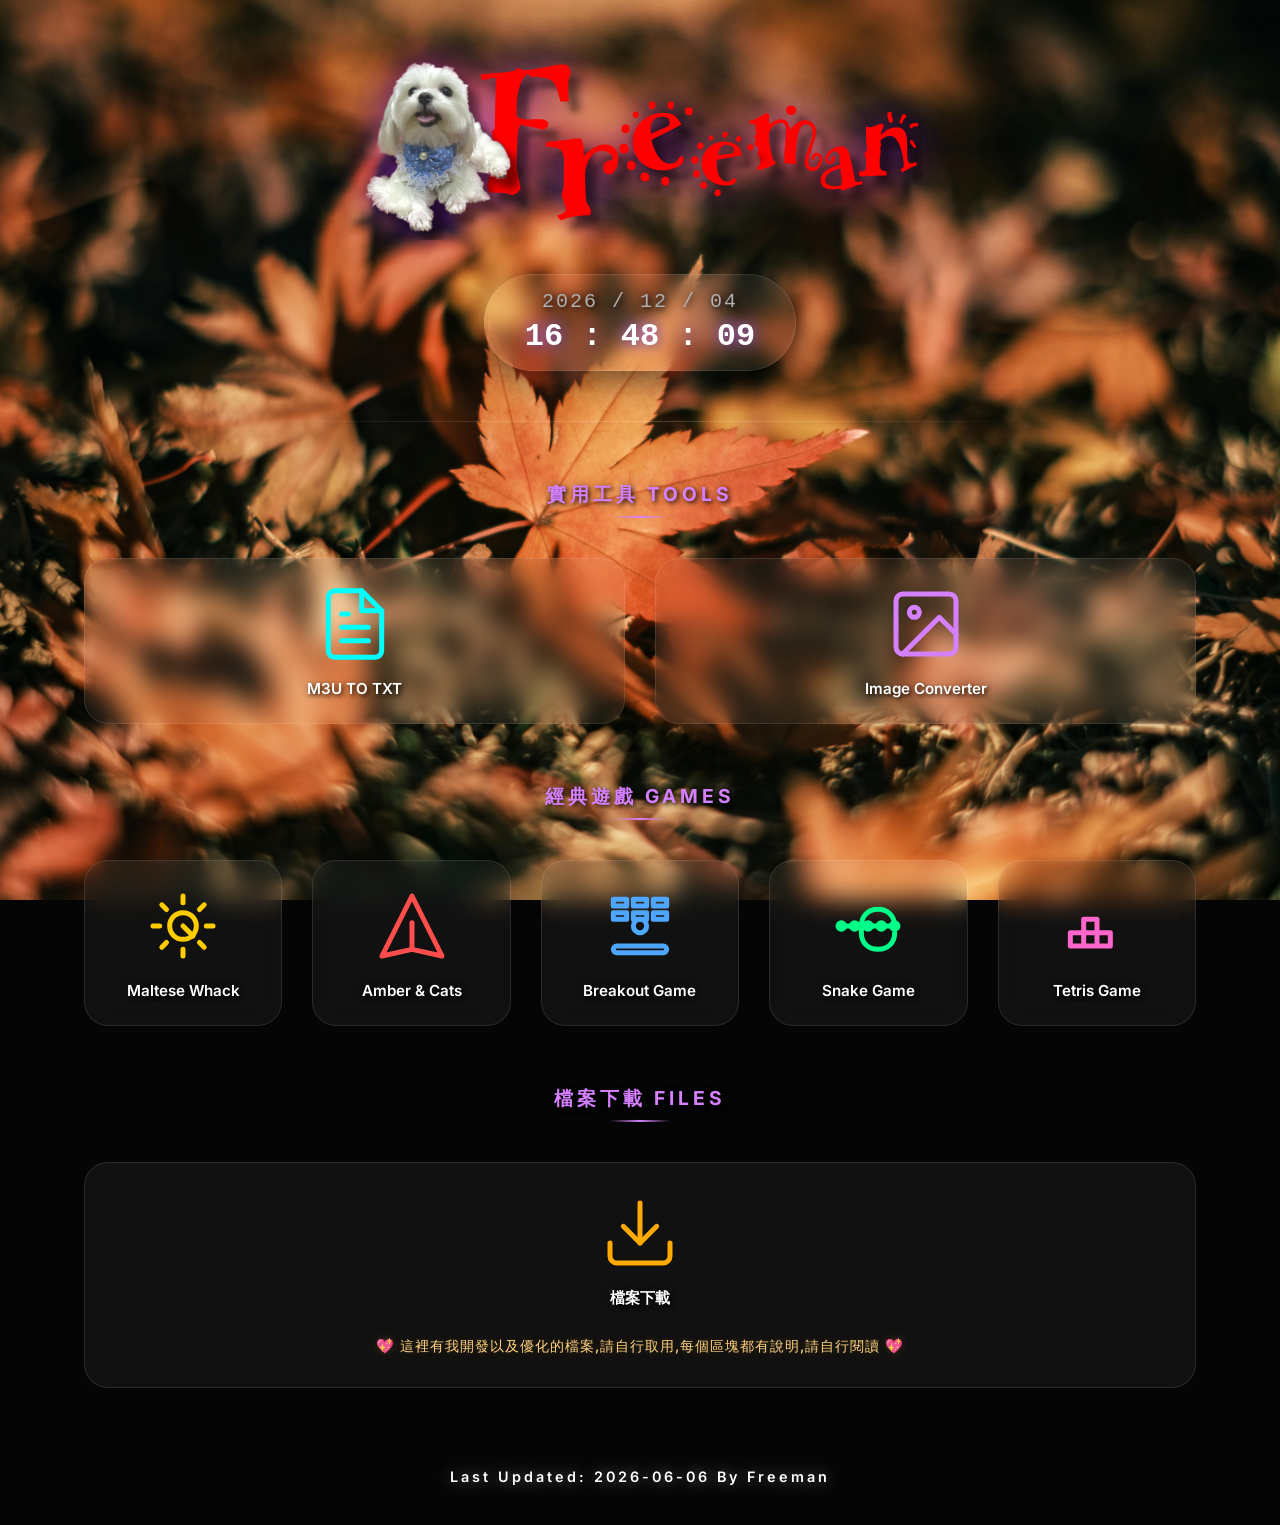
<file: index.html>
<!DOCTYPE html>
<html lang="zh-TW">
<head>
    <meta charset="UTF-8">
    <meta name="viewport" content="width=device-width, initial-scale=1.0">
    <title>Freeman | 創作天地</title>
    <link rel="icon" href="assets/weblogo.png" type="image/png">
    <link rel="stylesheet" href="css/style.css">
    <!-- Google Fonts -->
    <link href="https://fonts.googleapis.com/css2?family=Inter:wght@400;600;700&display=swap" rel="stylesheet">
</head>
<body>
    <!-- 訪客計數器已移除 -->

    <header>
        <img src="assets/logo.png" alt="Freeman Logo" class="main-logo">
    </header>

    <div id="clock-container">
        <div class="clock-date" id="current-date">2026 / 04 / 16</div>
        <div class="clock-time" id="current-time">00:00:00</div>
    </div>

    <div class="glow-line"></div>

    <h2 class="section-title">實用工具 Tools</h2>
    <div class="links-grid">
        <!-- M3U TO TXT -->
        <a href="https://freeman0501.github.io/Freemedia/Tools/m3u-converter/" target="_blank" class="link-card" title="M3U TO TXT 轉換器">
            <div class="icon-wrapper">
                <svg viewBox="0 0 24 24" fill="none" stroke="currentColor" stroke-width="1.5" stroke-linecap="round" stroke-linejoin="round" style="color: cyan;">
                    <path d="M14 2H6a2 2 0 0 0-2 2v16a2 2 0 0 0 2 2h12a2 2 0 0 0 2-2V8z"></path>
                    <polyline points="14 2 14 8 20 8"></polyline>
                    <line x1="16" y1="13" x2="8" y2="13"></line>
                    <line x1="16" y1="17" x2="8" y2="17"></line>
                    <polyline points="10 9 9 9 8 9"></polyline>
                </svg>
            </div>
            <span class="link-label">M3U TO TXT</span>
        </a>

        <!-- Image Converter -->
        <a href="https://freeman0501.github.io/Freemedia/Tools/ImageConverter/" target="_blank" class="link-card" title="萬用圖像轉換器">
            <div class="icon-wrapper">
                <svg viewBox="0 0 24 24" fill="none" stroke="currentColor" stroke-width="1.5" stroke-linecap="round" stroke-linejoin="round" style="color: #d580ff;">
                    <rect x="3" y="3" width="18" height="18" rx="2" ry="2"></rect>
                    <circle cx="8.5" cy="8.5" r="1.5"></circle>
                    <polyline points="21 15 16 10 5 21"></polyline>
                </svg>
            </div>
            <span class="link-label">Image Converter</span>
        </a>
    </div>

    <h2 class="section-title">經典遊戲 Games</h2>
    <div class="links-grid">
        <!-- Maltese Whack -->
        <a href="https://freeman0501.github.io/Freemedia/Games/MalteseWhack/index.html" target="_blank" class="link-card" title="瑪爾濟斯打地鼠">
            <div class="icon-wrapper">
                <svg viewBox="0 0 24 24" fill="none" stroke="currentColor" stroke-width="1.5" stroke-linecap="round" stroke-linejoin="round" style="color: #ffcc00;">
                    <path d="M12 5V3m0 18v-2M5 12H3m18 0h-2M7.05 7.05L5.64 5.64m12.72 12.72l-1.41-1.41M7.05 16.95l-1.41 1.41m12.72-12.72l-1.41 1.41M12 12m-4 0a4 4 0 1 0 8 0a4 4 0 1 0 -8 0"></path>
                    <path d="M12 12l3 3"></path>
                </svg>
            </div>
            <span class="link-label">Maltese Whack</span>
        </a>

        <!-- Amber & Cats -->
        <a href="https://freeman0501.github.io/Freemedia/Games/AmberShooter/index.html" target="_blank" class="link-card" title="小蜜蜂遊戲">
            <div class="icon-wrapper">
                <svg viewBox="0 0 24 24" fill="none" stroke="currentColor" stroke-width="1.5" stroke-linecap="round" stroke-linejoin="round" style="color: #ff4d4d;">
                    <path d="M12 19l9 2-9-18-9 18 9-2zm0 0v-8"></path>
                </svg>
            </div>
            <span class="link-label">Amber & Cats</span>
        </a>

        <!-- Breakout Game -->
        <a href="https://freeman0501.github.io/Freemedia/Games/BreakoutGame/" target="_blank" class="link-card" title="打磚塊遊戲">
            <div class="icon-wrapper">
                <svg viewBox="0 0 24 24" fill="none" stroke="currentColor" stroke-width="1.5" stroke-linecap="round" stroke-linejoin="round" style="color: #4da6ff;">
                    <rect x="4" y="18" width="16" height="2" rx="1"></rect>
                    <circle cx="12" cy="12" r="2"></circle>
                    <path d="M4 4h4v2H4zM10 4h4v2h-4zM16 4h4v2h-4zM4 8h4v2H4zM10 8h4v2h-4zM16 8h4v2h-4z"></path>
                </svg>
            </div>
            <span class="link-label">Breakout Game</span>
        </a>

        <!-- Snake Game -->
        <a href="https://freeman0501.github.io/Freemedia/Games/SnakeGame/index.html" target="_blank" class="link-card" title="貪吃蛇遊戲">
            <div class="icon-wrapper">
                <svg viewBox="0 0 24 24" fill="none" stroke="currentColor" stroke-width="1.5" stroke-linecap="round" stroke-linejoin="round" style="color: #00ff88;">
                    <path d="M4 11a1 1 0 1 0 1 1a1 1 0 0 0-1-1Zm4 0a1 1 0 1 0 1 1a1 1 0 0 0-1-1Zm4 0a1 1 0 1 0 1 1a1 1 0 0 0-1-1Zm4 0a1 1 0 1 0 1 1a1 1 0 0 0-1-1Zm4 0a1 1 0 1 0 1 1a1 1 0 0 0-1-1Z"></path>
                    <path d="M4 12h16c0-3-2-5-5-5s-5 2-5 5v2c0 3 2 5 5 5s5-2 5-5"></path>
                </svg>
            </div>
            <span class="link-label">Snake Game</span>
        </a>

        <!-- Tetris Game -->
        <a href="https://freeman0501.github.io/Freemedia/Games/TetrisGame/index.html" target="_blank" class="link-card" title="俄羅斯方塊">
            <div class="icon-wrapper">
                <svg viewBox="0 0 24 24" fill="none" stroke="currentColor" stroke-width="1.5" stroke-linecap="round" stroke-linejoin="round" style="color: #ff66cc;">
                    <path d="M4 14h4v4H4zM8 14h4v4H8zM12 14h4v4h-4zM8 10h4v4H8z"></path>
                </svg>
            </div>
            <span class="link-label">Tetris Game</span>
        </a>
    </div>

    <h2 class="section-title">檔案下載 Files</h2>
    <div class="download-section">
        <!-- Combined Download Card -->
        <a href="https://1drv.ms/f/c/56d342bfcbaa8d06/IgDuSq1Njnu3Rqagu_Zy-ePfAcS4iryxEWoWPh2X_Mx25L8" target="_blank" class="download-card" title="檔案下載專區">
            <div class="icon-wrapper">
                <svg viewBox="0 0 24 24" fill="none" stroke="currentColor" stroke-width="1.5" stroke-linecap="round" stroke-linejoin="round" style="color: #ffaa00;">
                    <path d="M21 15v4a2 2 0 0 1-2 2H5a2 2 0 0 1-2-2v-4"></path>
                    <polyline points="7 10 12 15 17 10"></polyline>
                    <line x1="12" y1="15" x2="12" y2="3"></line>
                </svg>
            </div>
            <span class="link-label">檔案下載</span>
            <p class="download-note">💖 這裡有我開發以及優化的檔案,請自行取用,每個區塊都有說明,請自行閱讀 💖</p>
        </a>
    </div>

    <div class="status-footer" style="text-transform: none;">Last Updated: 2026-06-06 By Freeman</div>

    <script>
        // 動態時鐘
        function updateClock() {
            const now = new Date();
            const year = now.getFullYear();
            const month = String(now.getMonth() + 1).padStart(2, '0');
            const day = String(now.getDate()).padStart(2, '0');
            const hours = String(now.getHours()).padStart(2, '0');
            const minutes = String(now.getMinutes()).padStart(2, '0');
            const seconds = String(now.getSeconds()).padStart(2, '0');

            document.getElementById('current-date').textContent = `${year} / ${month} / ${day}`;
            document.getElementById('current-time').textContent = `${hours} : ${minutes} : ${seconds}`;
        }

        setInterval(updateClock, 1000);
        updateClock();
    </script>
</body>
</html>
</file>
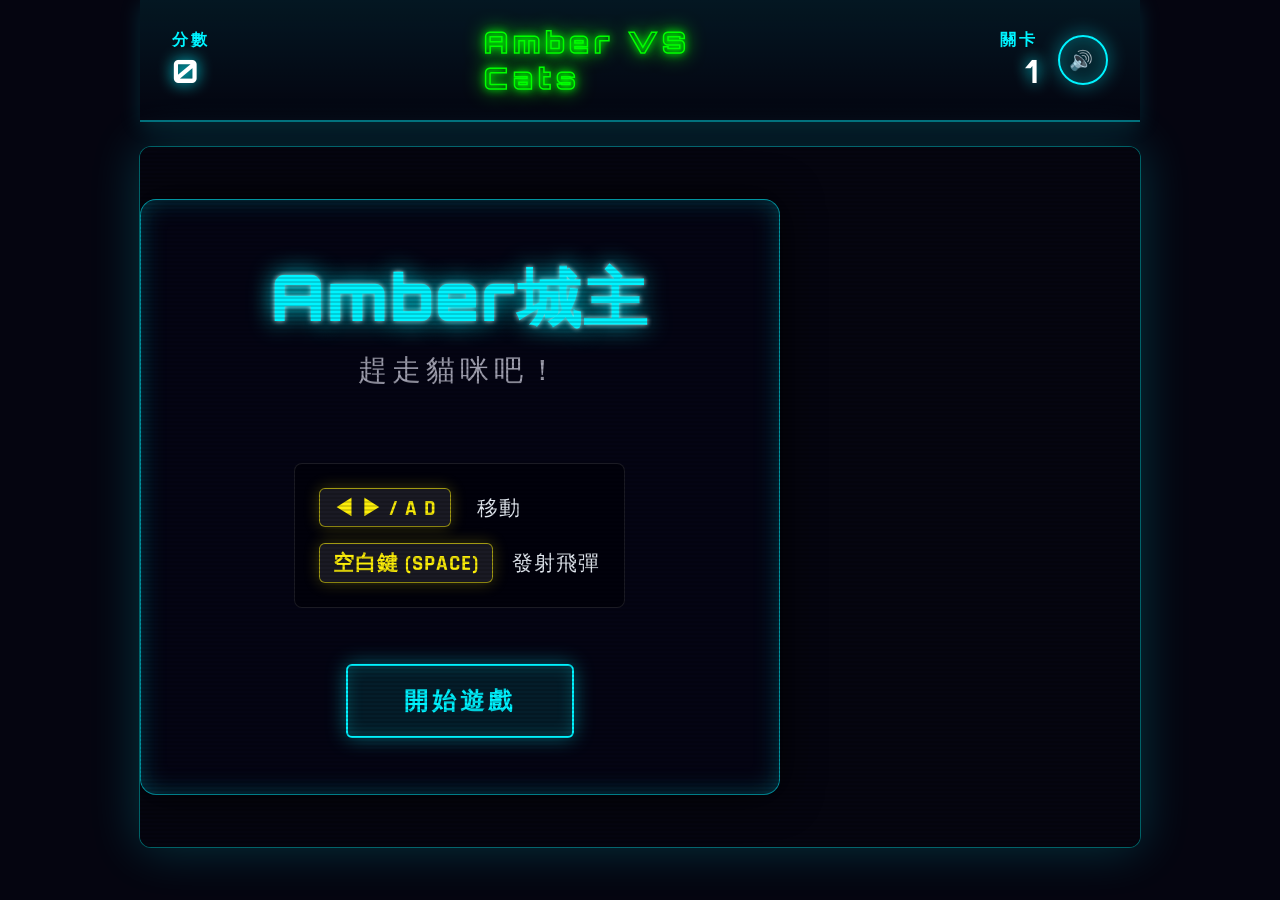
<file: Games/AmberShooter/index.html>
<!DOCTYPE html>
<html lang="zh-TW">

<head>
    <meta charset="UTF-8">
    <meta name="viewport" content="width=device-width, initial-scale=1.0">
    <title>瑪爾濟斯大戰貓咪</title>
    <link rel="icon" href="logo.png" type="image/png">
    <meta name="description" content="精緻質感的太空射擊遊戲。">
    <link rel="stylesheet" href="style.css">
    <link
        href="https://fonts.googleapis.com/css2?family=Orbitron:wght@400;700;900&family=Rajdhani:wght@500;700&display=swap"
        rel="stylesheet">
</head>

<body>
    <div class="hud">
        <div class="hud-item">
            <span class="label">分數</span>
            <span class="value" id="score">0</span>
        </div>
        <div class="hud-item center">
            <span class="title"
                style="color: transparent; -webkit-text-stroke: 1.5px #00ff00; text-shadow: 0 0 8px #00ff00, 0 0 20px #00ff00;">Amber
                VS Cats</span>
        </div>
        <div class="hud-item right" style="flex-direction: row; justify-content: flex-end; align-items: center; gap: 20px;">
            <div style="display: flex; flex-direction: column; align-items: flex-end;">
                <span class="label">關卡</span>
                <span class="value" id="level">1</span>
            </div>
            <button id="mute-btn" class="cyber-btn" title="切換靜音" style="padding: 0; margin: 0; font-size: 1.2rem; display: flex; align-items: center; justify-content: center; width: 50px; height: 50px; border-radius: 50%;">🔊</button>
        </div>
    </div>

    <div class="game-wrapper">
        <canvas id="gameCanvas" width="1000" height="700"></canvas>

        <div id="ui-layer" class="ui-layer">
            <div id="start-screen" class="panel">
                <h1>Amber城主</h1>
                <p>趕走貓咪吧！</p>
                <div class="controls">
                    <p><span>◀ ▶ / A D</span> 移動</p>
                    <p><span>空白鍵 (SPACE)</span>發射飛彈</p>
                </div>
                <button id="start-btn" class="cyber-btn">開始遊戲</button>
            </div>

            <div id="game-over-screen" class="panel hidden">
                <h1 class="danger">任務失敗</h1>
                <div class="stats">
                    <p>最終分數: <span id="final-score">0</span></p>
                    <p>勝利次數: <span id="final-level">1</span></p>
                </div>
                <button id="restart-btn" class="cyber-btn">重新挑戰</button>
            </div>
        </div>
    </div>

    <script src="script.js"></script>
</body>

</html>
</file>
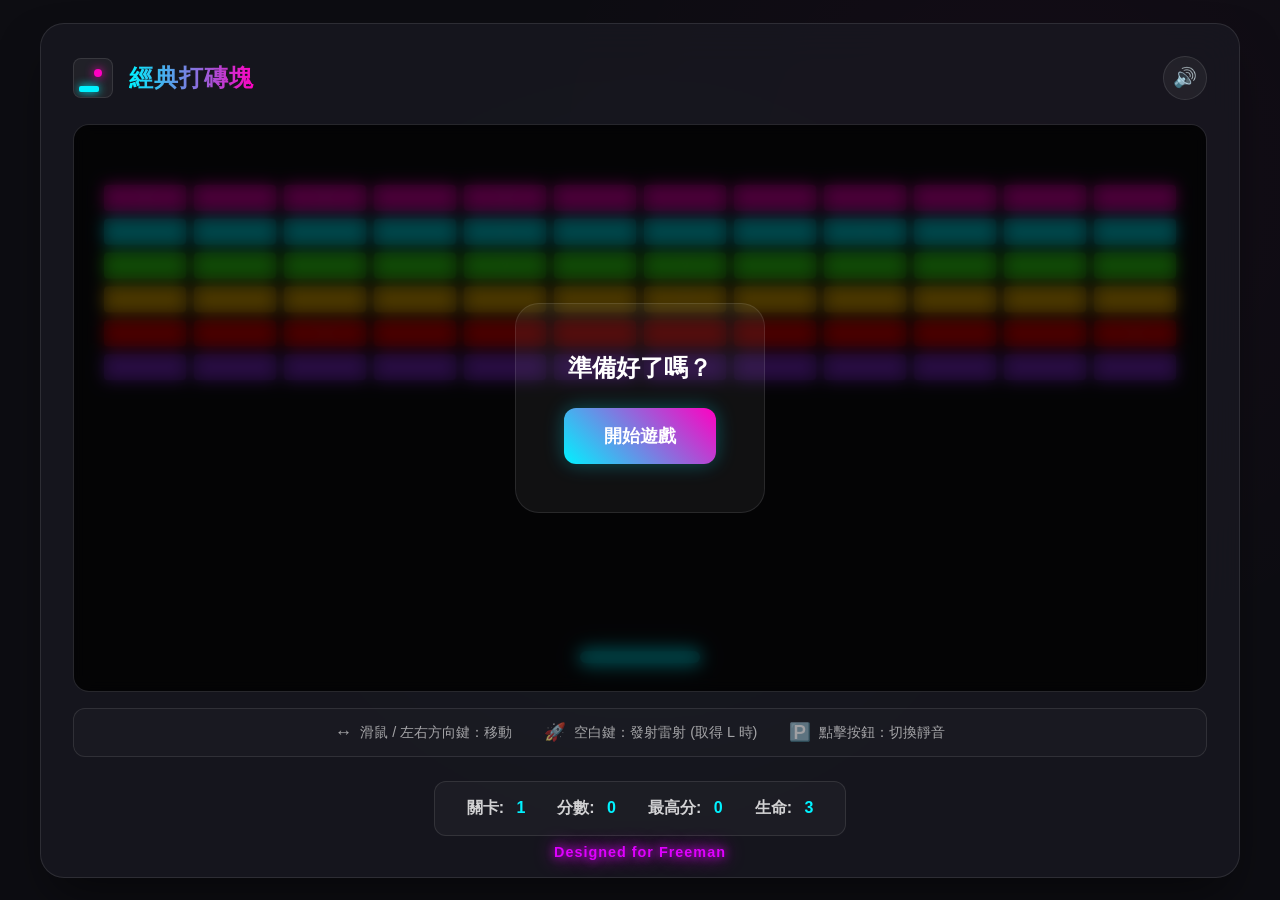
<file: Games/BreakoutGame/index.html>
<!DOCTYPE html>
<html lang="zh-Hant">
<head>
    <meta charset="UTF-8">
    <meta name="viewport" content="width=device-width, initial-scale=1.0">
    <title>經典打磚塊 | Classic Breakout</title>
    <link rel="stylesheet" href="style.css">
    <!-- Inline Logo for fallback -->
    <link rel="icon" href="logo.jpg">
</head>
<body>
    <div class="app-container">
        <header>
            <div class="logo-wrapper">
                <div class="css-logo" id="logo">
                    <span class="logo-paddle"></span>
                    <span class="logo-ball"></span>
                </div>
                <h1>經典打磚塊</h1>
            </div>
            <div class="controls">
                <button id="mute-btn" class="glass-btn" title="切換靜音">
                    <span class="icon">🔊</span>
                </button>
            </div>
        </header>

        <main>
            <div class="game-wrapper">
                <canvas id="gameCanvas"></canvas>
                <div id="overlay" class="overlay">
                    <div class="message-box">
                        <h2 id="status-text">準備好了嗎？</h2>
                        <button id="start-btn" class="glow-btn">開始遊戲</button>
                    </div>
                </div>
            </div>
            
            <div class="help-section">
                <div class="help-item"><span>↔️</span> 滑鼠 / 左右方向鍵：移動</div>
                <div class="help-item"><span>🚀</span> 空白鍵：發射雷射 (取得 L 時)</div>
                <div class="help-item"><span>🅿️</span> 點擊按鈕：切換靜音</div>
            </div>
        </main>

        <footer>
            <div class="stats">
                <div class="stat-item">關卡: <span id="level">1</span></div>
                <div class="stat-item">分數: <span id="score">0</span></div>
                <div class="stat-item">最高分: <span id="high-score">0</span></div>
                <div class="stat-item">生命: <span id="lives">3</span></div>
            </div>
            <div class="signature">Designed for Freeman</div>
        </footer>
    </div>
    <script src="game.js"></script>
</body>
</html>
</file>
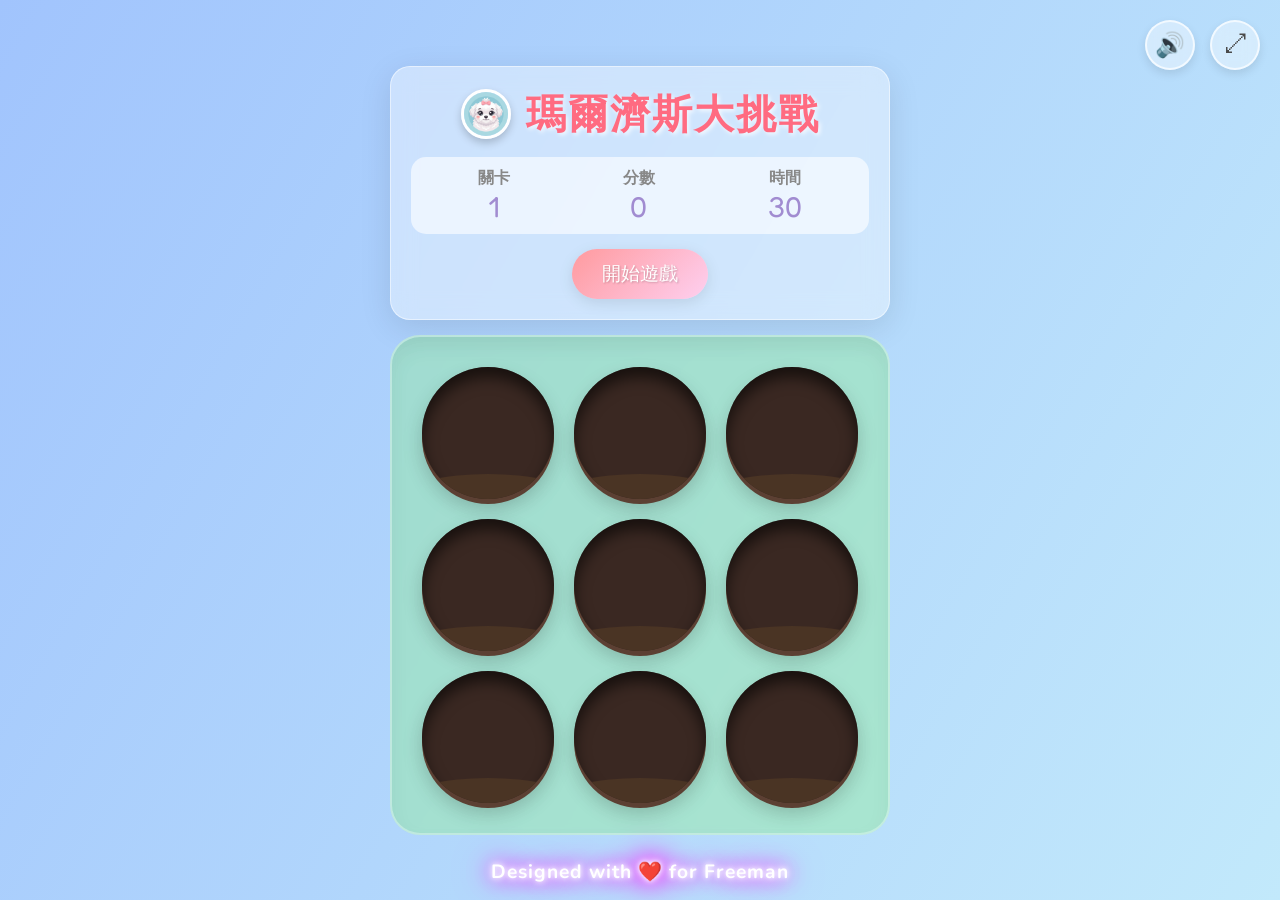
<file: Games/MalteseWhack/index.html>
<!DOCTYPE html>
<html lang="zh-TW">
<head>
    <meta charset="UTF-8">
    <meta name="viewport" content="width=device-width, initial-scale=1.0">
    <title>打地鼠：瑪爾濟斯大挑戰</title>
    <link rel="icon" type="image/png" href="assets/logo.png">
    <link rel="stylesheet" href="style.css">
    <!-- 引入 Google Fonts -->
    <link href="https://fonts.googleapis.com/css2?family=Fredoka+One&family=Nunito:wght@400;700&display=swap" rel="stylesheet">
</head>
<body>
    <div class="background-decorations">
        <div class="cloud cloud-1"></div>
        <div class="cloud cloud-2"></div>
        <div class="cloud cloud-3"></div>
    </div>

    <!-- 頂部功能區 (懸浮按鈕) -->
    <div class="top-controls">
        <button id="audioToggle" class="icon-btn" title="切換音效">🔊</button>
        <button id="fullscreenToggle" class="icon-btn" title="切換全螢幕">⤢</button>
    </div>

    <div class="game-container">
        <!-- 頂部資訊列 (毛玻璃效果) -->
        <header class="glass-panel">
            <h1 class="game-title">
                <img src="assets/maltese.png" alt="瑪爾濟斯logo" class="title-logo">
                瑪爾濟斯大挑戰
            </h1>
            <div class="stats-container">
                <div class="stat-box">
                    <span class="stat-label">關卡</span>
                    <span class="stat-value" id="level">1</span>
                </div>
                <div class="stat-box">
                    <span class="stat-label">分數</span>
                    <span class="stat-value" id="score">0</span>
                </div>
                <div class="stat-box">
                    <span class="stat-label">時間</span>
                    <span class="stat-value" id="time">30</span>
                </div>
            </div>
            <div class="controls">
                <button id="startBtn" class="btn primary-btn">開始遊戲</button>
            </div>
        </header>

        <!-- 遊戲主要區域: 地洞網格 -->
        <main class="grid-container">
            <!-- 9 個地洞 -->
            <div class="hole hole1">
                <div class="maltese"></div>
            </div>
            <div class="hole hole2">
                <div class="maltese"></div>
            </div>
            <div class="hole hole3">
                <div class="maltese"></div>
            </div>
            <div class="hole hole4">
                <div class="maltese"></div>
            </div>
            <div class="hole hole5">
                <div class="maltese"></div>
            </div>
            <div class="hole hole6">
                <div class="maltese"></div>
            </div>
            <div class="hole hole7">
                <div class="maltese"></div>
            </div>
            <div class="hole hole8">
                <div class="maltese"></div>
            </div>
            <div class="hole hole9">
                <div class="maltese"></div>
            </div>
        </main>

        <!-- 訊息疊加層 (過關/結束) -->
        <div id="overlay" class="overlay hidden">
            <div class="overlay-content glass-panel">
                <h2 id="overlayTitle">準備好囉！</h2>
                <p id="overlayMessage">點擊「開始遊戲」挑戰 10 個難度！</p>
                <div class="overlay-buttons">
                    <button id="nextLevelBtn" class="btn success-btn hidden">進入下一關</button>
                    <button id="restartBtn" class="btn primary-btn hidden">重新開始</button>
                </div>
            </div>
        </div>
    </div>

    <footer class="footer">
        Designed with ❤️ for Freeman
    </footer>

    <script src="game.js"></script>
</body>
</html>
</file>
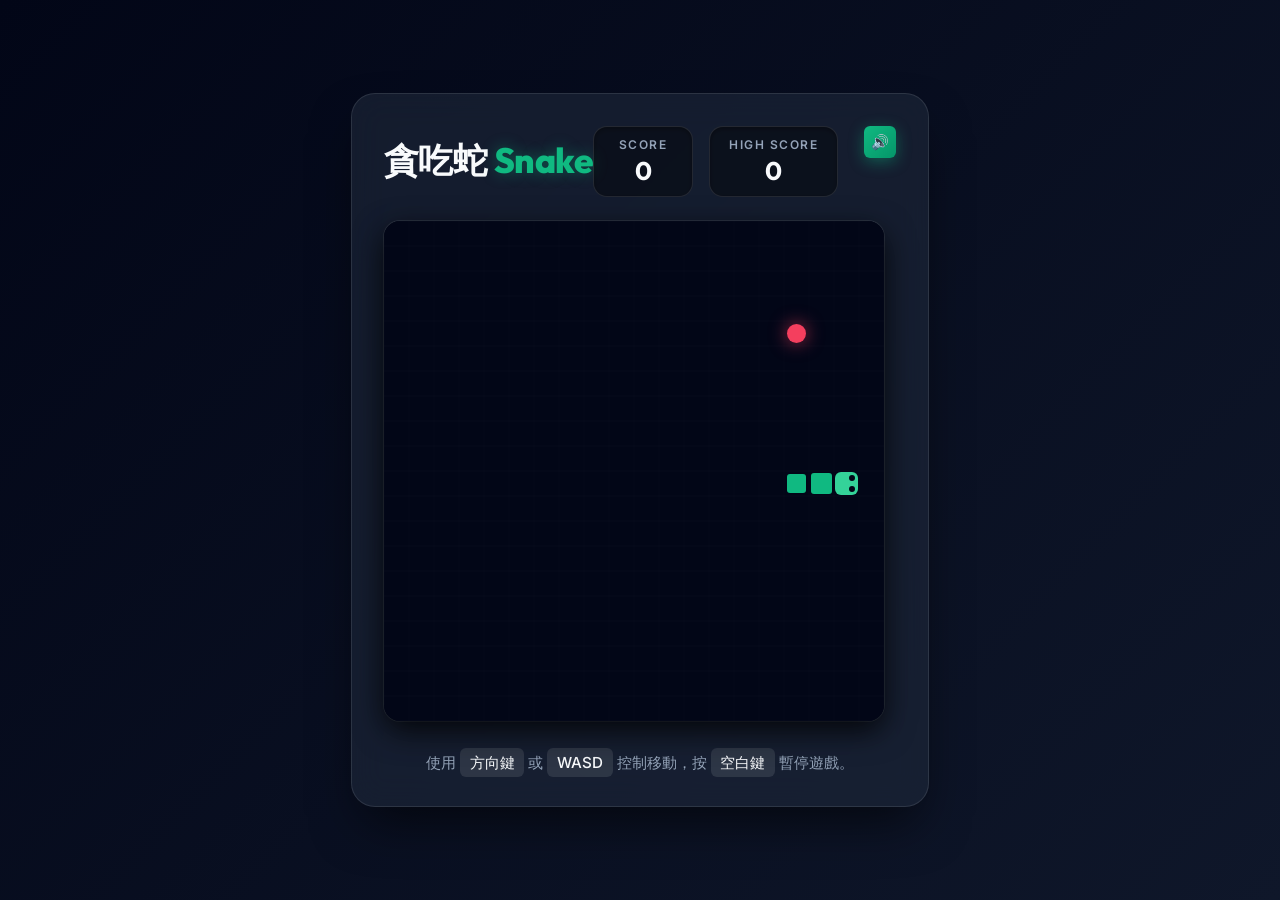
<file: Games/SnakeGame/index.html>
<!DOCTYPE html>
<html lang="zh-TW">

<head>
    <meta charset="UTF-8">
    <meta name="viewport" content="width=device-width, initial-scale=1.0">
    <title>貪吃蛇</title>
    <link rel="icon" href="logo.jpg" type="image/jpeg">
    <meta name="description" content="A beautifully designed modern snake game.">
    <link rel="stylesheet" href="style.css">
    <link
        href="https://fonts.googleapis.com/css2?family=Inter:wght@400;600;800&family=Outfit:wght@400;700;800&display=swap"
        rel="stylesheet">
</head>

<body>
    <div class="game-container">
        <header class="game-header">
            <h1>貪吃蛇 <span class="highlight">Snake</span></h1>
            <div class="score-board">
                <div class="score-box">
                    <span class="score-label">SCORE</span>
                    <span id="score">0</span>
                </div>
                <div class="score-box">
                    <span class="score-label">HIGH SCORE</span>
                    <span id="high-score">0</span>
                </div>
                <button id="mute-btn" class="btn"
                    style="padding: 5px; margin-left: 10px; min-width: 32px; height: 32px; border-radius: 6px; font-size: 0.9rem; cursor: pointer; display: flex; align-items: center; justify-content: center;"
                    title="切換靜音">🔊</button>
            </div>
        </header>

        <div class="canvas-wrapper">
            <canvas id="gameCanvas" width="500" height="500"></canvas>

            <div id="game-overlay" class="overlay hidden">
                <h2 id="overlay-title">Game Over</h2>
                <div id="score-display">
                    <p>Final Score: <span id="final-score">0</span></p>
                </div>
                <button id="restart-btn" class="btn">Play Again</button>
            </div>
        </div>

        <div class="controls-hint">
            <p>使用 <strong>方向鍵</strong> 或 <strong>WASD</strong> 控制移動，按 <strong>空白鍵</strong> 暫停遊戲。</p>
        </div>
    </div>
    <script src="script.js"></script>
</body>

</html>
</file>
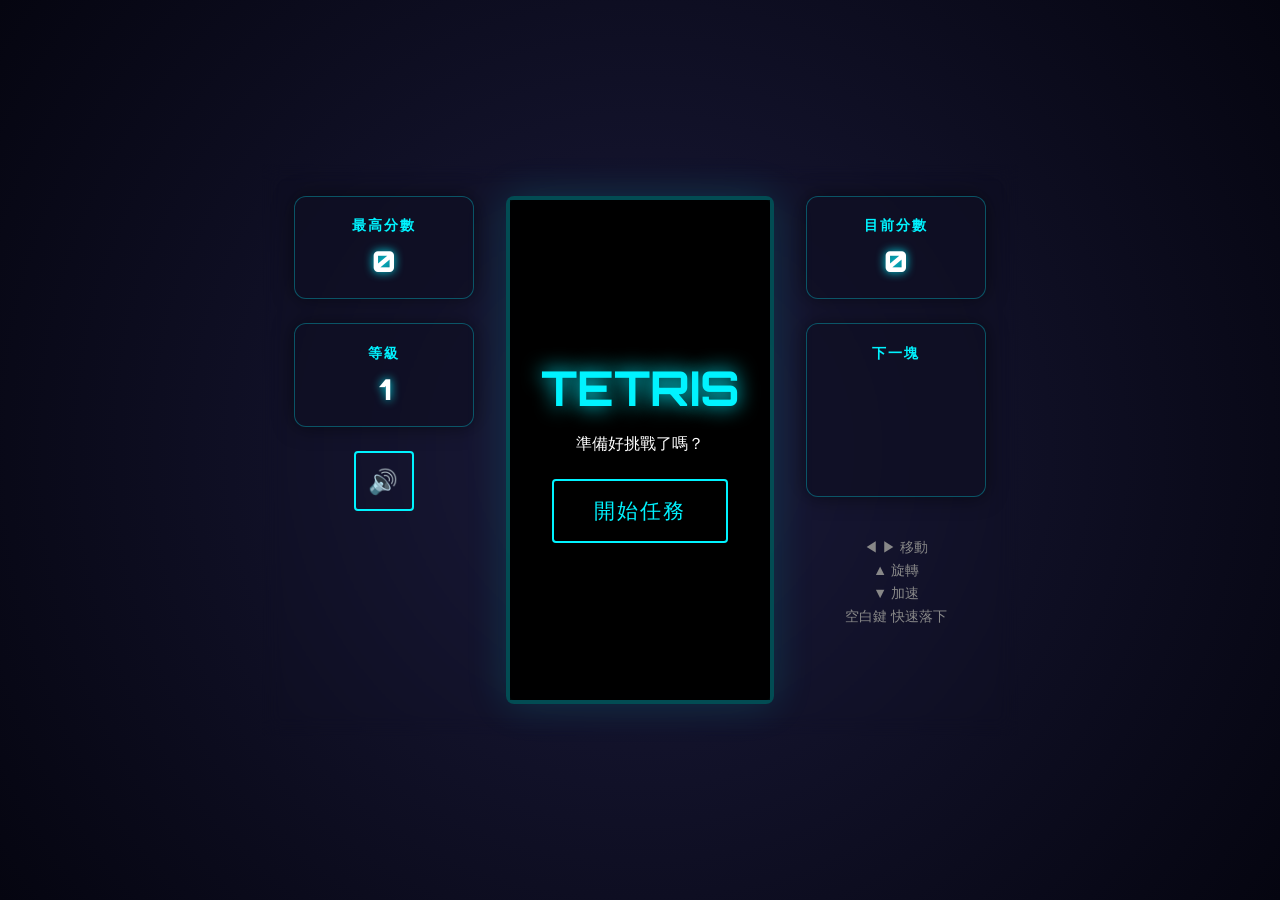
<file: Games/TetrisGame/index.html>
<!DOCTYPE html>
<html lang="zh-TW">

<head>
    <meta charset="UTF-8">
    <meta name="viewport" content="width=device-width, initial-scale=1.0">
    <title>斯俄羅斯方塊</title>
    <link rel="icon" href="logo.jpg" type="image/jpeg">
    <link rel="stylesheet" href="style.css">
    <link
        href="https://fonts.googleapis.com/css2?family=Orbitron:wght@400;700;900&family=Rajdhani:wght@500;700&display=swap"
        rel="stylesheet">
</head>

<body>
    <div class="video-bg"></div>

    <div class="game-layout">
        <aside class="side-panel left">
            <div class="stat-box">
                <span class="label">最高分數</span>
                <span class="value" id="high-score">0</span>
            </div>
            <div class="stat-box">
                <span class="label">等級</span>
                <span class="value" id="level">1</span>
            </div>
            <div class="action-box">
                <button id="mute-btn" class="cyber-btn" title="切換靜音">🔊</button>
            </div>
        </aside>

        <main class="canvas-container">
            <canvas id="tetris" width="240" height="480"></canvas>

            <div id="overlay" class="overlay">
                <div class="panel">
                    <h1 id="overlay-title">TETRIS</h1>
                    <p id="overlay-msg">準備好挑戰了嗎？</p>
                    <button id="start-btn" class="cyber-btn primary">開始任務</button>
                </div>
            </div>
        </main>

        <aside class="side-panel right">
            <div class="stat-box">
                <span class="label">目前分數</span>
                <span class="value" id="score">0</span>
            </div>
            <div class="next-box">
                <span class="label">下一塊</span>
                <canvas id="nextPiece" width="100" height="100"></canvas>
            </div>
            <div class="controls-hint">
                <p>◀ ▶ 移動</p>
                <p>▲ 旋轉</p>
                <p>▼ 加速</p>
                <p>空白鍵 快速落下</p>
            </div>
        </aside>
    </div>

    <script src="script.js"></script>
</body>

</html>
</file>
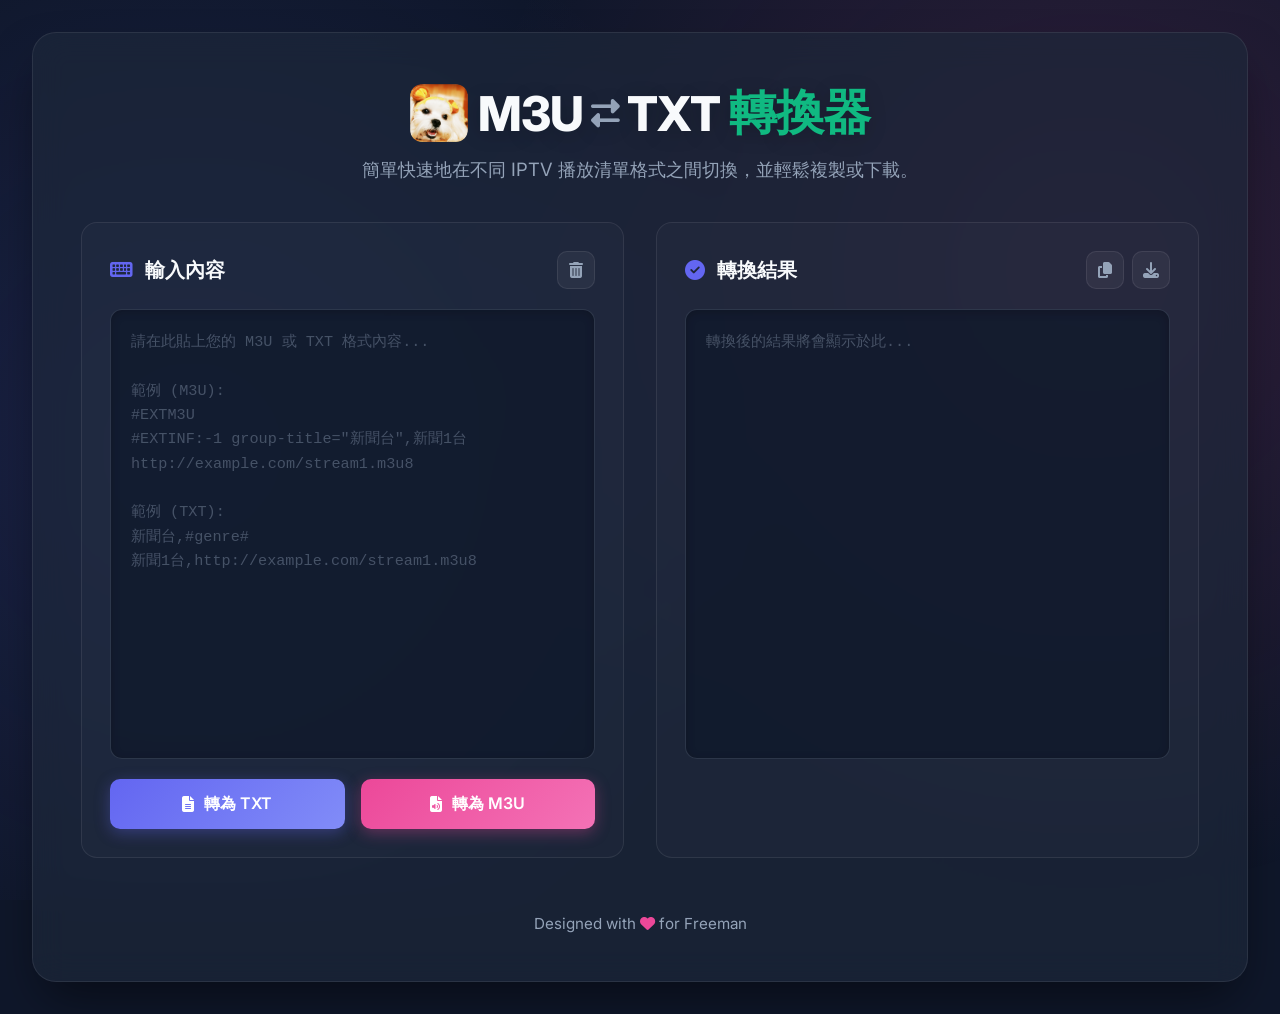
<file: Tools/m3u-converter/index.html>
<!DOCTYPE html>
<html lang="zh-TW">

<head>
    <meta charset="UTF-8">
    <meta name="viewport" content="width=device-width, initial-scale=1.0">
    <title>M3U 與 TXT 互轉工具</title>
    <link rel="icon" href="logo.png" type="image/png">
    <!-- Use vanilla CSS -->
    <link rel="stylesheet" href="style.css">
    <!-- Google Fonts: Inter -->
    <link rel="preconnect" href="https://fonts.googleapis.com">
    <link rel="preconnect" href="https://fonts.gstatic.com" crossorigin>
    <link href="https://fonts.googleapis.com/css2?family=Inter:wght@300;400;500;600;700&display=swap" rel="stylesheet">
    <!-- Font Awesome for Icons -->
    <link href="https://cdnjs.cloudflare.com/ajax/libs/font-awesome/6.4.0/css/all.min.css" rel="stylesheet">
</head>

<body>
    <div class="background-animation"></div>
    <div class="container">
        <header>
            <h1>
                <img src="logo.png" alt="Logo"
                    style="height: 1.2em; vertical-align: middle; margin-right: 10px; border-radius: 12px;">
                M3U
                <i class="fas fa-right-left mx-2 text-muted" style="font-size: 0.6em;"></i>
                TXT
                <span style="color: #10b981; font-weight: 700;">&nbsp;轉換器</span>
            </h1>
            <p>簡單快速地在不同 IPTV 播放清單格式之間切換，並輕鬆複製或下載。</p>
        </header>

        <main>
            <div class="panel input-panel">
                <div class="panel-header">
                    <h2><i class="fas fa-keyboard"></i> 輸入內容</h2>
                    <div class="actions">
                        <button id="clearBtn" class="btn btn-icon" title="清空所有內容"><i
                                class="fas fa-trash-alt"></i></button>
                    </div>
                </div>
                <textarea id="inputText" placeholder="請在此貼上您的 M3U 或 TXT 格式內容...

範例 (M3U):
#EXTM3U
#EXTINF:-1 group-title=&#34;新聞台&#34;,新聞1台
http://example.com/stream1.m3u8

範例 (TXT):
新聞台,#genre#
新聞1台,http://example.com/stream1.m3u8" spellcheck="false"></textarea>
                <div class="controls">
                    <button id="m3uToTxtBtn" class="btn btn-primary"><i class="fas fa-file-alt"></i> 轉為 TXT</button>
                    <button id="txtToM3uBtn" class="btn btn-secondary"><i class="fas fa-file-audio"></i> 轉為 M3U</button>
                </div>
            </div>

            <div class="panel output-panel">
                <div class="panel-header">
                    <h2><i class="fas fa-check-circle"></i> 轉換結果</h2>
                    <div class="actions">
                        <span id="statusMsg" class="status-msg"></span>
                        <button id="copyBtn" class="btn btn-icon" title="複製結果"><i class="fas fa-copy"></i></button>
                        <button id="downloadBtn" class="btn btn-icon" title="下載檔案"><i
                                class="fas fa-download"></i></button>
                    </div>
                </div>
                <textarea id="outputText" readonly placeholder="轉換後的結果將會顯示於此..." spellcheck="false"></textarea>
            </div>
        </main>

        <footer>
            <p>Designed with <i class="fas fa-heart text-secondary"></i> for Freeman</p>
        </footer>
    </div>
    <script src="script.js"></script>
</body>

</html>
</file>
<file: css/style.css>
/* 
  NewWeb Premium Design System
  Theme: Dark Glassmorphism & Cyber Nebula
*/

:root {
    --primary-glow: rgba(176, 38, 255, 0.4);
    --secondary-glow: rgba(0, 255, 255, 0.3);
    --bg-dark: #050505;
    --card-bg: rgba(255, 255, 255, 0.05);
    --card-border: rgba(255, 255, 255, 0.1);
    --text-main: #ffffff;
    --text-dim: #b0b0b0;
    --accent: #d580ff;
    --font-family: 'Inter', -apple-system, BlinkMacSystemFont, "Segoe UI", Roboto, Helvetica, Arial, sans-serif;
}

* {
    margin: 0;
    padding: 0;
    box-sizing: border-box;
}

body {
    background-color: var(--bg-dark);
    background-image: url('../Basemap.jpg');
    background-size: cover;
    background-position: center;
    background-attachment: fixed;
    background-repeat: no-repeat;
    color: var(--text-main);
    font-family: var(--font-family);
    min-height: 100vh;
    overflow-x: hidden;
    display: flex;
    flex-direction: column;
    align-items: center;
    position: relative;
    /* 全域深層文字陰影 */
    text-shadow: 2px 2px 4px rgba(0, 0, 0, 0.8), 0 0 10px rgba(0, 0, 0, 0.3);
}

/* 訪客計數器樣式 */
#visitor-counter {
    position: fixed;
    top: 20px;
    left: 20px;
    z-index: 100;
    background: rgba(255, 255, 255, 0.05);
    backdrop-filter: blur(10px);
    border: 1px solid rgba(255, 255, 255, 0.1);
    padding: 10px 20px;
    border-radius: 12px;
    font-size: 0.9rem;
    color: var(--text-dim);
    letter-spacing: 1px;
    box-shadow: 0 4px 15px rgba(0, 0, 0, 0.3);
    transition: all 0.3s ease;
}

#visitor-counter:hover {
    background: rgba(255, 255, 255, 0.1);
    border-color: var(--accent);
    transform: translateY(2px);
}

#counter-number {
    font-family: 'Monaco', 'Courier New', monospace;
    font-weight: bold;
    color: var(--accent);
    text-shadow: 0 0 10px var(--accent);
    font-size: 1.1rem;
    margin: 0 5px;
}

/* 頂部 Logo 區域 */
header {
    margin-top: 60px;
    text-align: center;
    z-index: 10;
}

.main-logo {
    max-width: 600px;
    height: auto;
    filter: drop-shadow(0 0 20px rgba(176, 38, 255, 0.5));
    transition: transform 0.5s cubic-bezier(0.175, 0.885, 0.32, 1.275);
}

.main-logo:hover {
    transform: scale(1.05);
}

/* 動態時鐘 */
#clock-container {
    margin: 30px 0;
    text-align: center;
    font-family: 'Monaco', 'Courier New', monospace;
    background: var(--card-bg);
    padding: 15px 40px;
    border-radius: 50px;
    border: 1px solid var(--card-border);
    backdrop-filter: blur(10px);
    box-shadow: 0 10px 30px rgba(0,0,0,0.5);
}

.clock-date {
    font-size: 20px;
    color: var(--text-dim);
    letter-spacing: 2px;
    margin-bottom: 5px;
    text-shadow: 2px 2px 6px rgba(0, 0, 0, 0.9), 0 0 10px rgba(0, 0, 0, 0.5);
}

.clock-time {
    font-size: 2rem;
    font-weight: bold;
    color: #fff;
    text-shadow: 0 0 15px var(--accent), 2px 2px 10px rgba(0, 0, 0, 0.5);
}

/* 網格佈局 */
.section-title {
    font-size: 1.2rem;
    letter-spacing: 4px;
    text-transform: uppercase;
    color: var(--accent);
    margin: 40px 0 20px;
    position: relative;
    padding-bottom: 10px;
}

.section-title::after {
    content: '';
    position: absolute;
    bottom: 0;
    left: 50%;
    transform: translateX(-50%);
    width: 60px;
    height: 2px;
    background: linear-gradient(90deg, transparent, var(--accent), transparent);
}

.links-grid {
    display: grid;
    grid-template-columns: repeat(auto-fit, minmax(180px, 1fr));
    gap: 30px;
    width: 90%;
    max-width: 1200px;
    padding: 20px;
}

/* 玻璃卡片樣式 */
.link-card {
    background: var(--card-bg);
    border: 1px solid var(--card-border);
    border-radius: 24px;
    padding: 25px;
    text-decoration: none;
    display: flex;
    flex-direction: column;
    align-items: center;
    gap: 15px;
    transition: all 0.4s cubic-bezier(0.4, 0, 0.2, 1);
    backdrop-filter: blur(12px);
    position: relative;
    overflow: hidden;
}

.link-card::before {
    content: '';
    position: absolute;
    top: 0;
    left: -100%;
    width: 100%;
    height: 100%;
    background: linear-gradient(90deg, transparent, rgba(255,255,255,0.05), transparent);
    transition: 0.5s;
}

.link-card:hover::before {
    left: 100%;
}

.link-card:hover {
    transform: translateY(-10px);
    border-color: var(--accent);
    background: rgba(255, 255, 255, 0.08);
    box-shadow: 0 20px 40px rgba(0,0,0,0.6), 0 0 20px rgba(176, 38, 255, 0.2);
}

.download-section {
    width: 90%;
    max-width: 1200px;
    padding: 20px;
}

.download-card {
    background: var(--card-bg);
    border: 1px solid var(--card-border);
    border-radius: 24px;
    padding: 30px;
    text-decoration: none;
    display: flex;
    flex-direction: column;
    align-items: center;
    gap: 15px;
    transition: all 0.4s cubic-bezier(0.4, 0, 0.2, 1);
    backdrop-filter: blur(12px);
    text-align: center;
}

.download-card:hover {
    transform: translateY(-5px);
    border-color: #ffaa00;
    background: rgba(255, 255, 255, 0.08);
    box-shadow: 0 15px 30px rgba(0,0,0,0.5), 0 0 15px rgba(255, 170, 0, 0.3);
}

.download-note {
    color: #ffd27f;
    font-size: 0.9rem;
    line-height: 1.6;
    letter-spacing: 1px;
    margin-top: 10px;
    font-weight: 500;
    text-shadow: 0 0 10px rgba(255, 170, 0, 0.2);
}

.icon-wrapper {
    width: 80px;
    height: 80px;
    display: flex;
    align-items: center;
    justify-content: center;
    transition: transform 0.4s ease;
}

.link-card:hover .icon-wrapper {
    transform: scale(1.1) rotate(5deg);
}

.link-label {
    color: var(--text-main);
    font-weight: 600;
    font-size: 0.95rem;
    text-align: center;
}

/* 下方動畫提示 */
.status-footer {
    margin: 60px 0 40px;
    font-size: 0.9rem;
    letter-spacing: 3px;
    text-transform: none;
    color: #ffffff;
    font-weight: 600;
    animation: pulse 2s infinite ease-in-out;
    text-shadow: 0 0 15px rgba(255, 255, 255, 0.5);
}

@keyframes pulse {
    0%, 100% { opacity: 0.7; }
    50% { opacity: 1; text-shadow: 0 0 30px #ffffff, 2px 2px 5px rgba(0,0,0,0.8); }
}

/* 分隔線 */
.glow-line {
    width: 80%;
    max-width: 800px;
    height: 1px;
    background: linear-gradient(90deg, transparent, rgba(255,255,255,0.2), transparent);
    margin: 20px 0;
}
</file>
<file: Games/AmberShooter/style.css>
:root {
    --bg-dark: #050510;
    --neon-blue: #00f3ff;
    --neon-pink: #ff00ea;
    --neon-yellow: #fcee0a;
    --neon-red: #ff3333;
    --panel-bg: rgba(5, 5, 20, 0.75);
}

* {
    margin: 0;
    padding: 0;
    box-sizing: border-box;
    user-select: none;
}

body {
    font-family: 'Rajdhani', sans-serif;
    background-color: var(--bg-dark);
    color: white;
    min-height: 100vh;
    display: flex;
    flex-direction: column;
    align-items: center;
    overflow: hidden;
}

.hud {
    width: 100%;
    max-width: 1000px;
    display: flex;
    justify-content: space-between;
    align-items: center;
    padding: 1.5rem 2rem;
    z-index: 10;
    background: linear-gradient(180deg, rgba(0,243,255,0.08) 0%, transparent 100%);
    border-bottom: 2px solid rgba(0, 243, 255, 0.4);
    box-shadow: 0 4px 20px rgba(0, 243, 255, 0.15);
}

.hud-item {
    display: flex;
    flex-direction: column;
    flex: 1;
}

.hud-item.center {
    align-items: center;
}

.hud-item.right {
    align-items: flex-end;
}

.label {
    font-size: 1rem;
    color: var(--neon-blue);
    letter-spacing: 3px;
    font-weight: 700;
}

.value {
    font-family: 'Orbitron', sans-serif;
    font-size: 2rem;
    font-weight: 700;
    text-shadow: 0 0 15px var(--neon-blue);
    transition: transform 0.1s ease-out;
    display: inline-block;
}

.title {
    font-family: 'Orbitron', sans-serif;
    font-size: 1.8rem;
    font-weight: 900;
    color: transparent;
    -webkit-text-stroke: 1.5px var(--neon-pink);
    text-shadow: 0 0 20px rgba(255, 0, 234, 0.6);
    letter-spacing: 5px;
}

.game-wrapper {
    position: relative;
    margin-top: 1.5rem;
    box-shadow: 0 0 50px rgba(0, 243, 255, 0.2), inset 0 0 30px rgba(0, 243, 255, 0.15);
    border: 1px solid rgba(0, 243, 255, 0.4);
    border-radius: 12px;
    overflow: hidden;
    background: radial-gradient(circle at center, #111122 0%, #000000 100%);
}

canvas {
    display: block;
}

.ui-layer {
    position: absolute;
    top: 0;
    left: 0;
    width: 100%;
    height: 100%;
    display: flex;
    justify-content: center;
    align-items: center;
    pointer-events: none;
}

.panel {
    background: var(--panel-bg);
    backdrop-filter: blur(12px);
    -webkit-backdrop-filter: blur(12px);
    border: 1px solid rgba(0, 243, 255, 0.6);
    padding: 3.5rem;
    border-radius: 16px;
    text-align: center;
    pointer-events: auto;
    box-shadow: 0 0 40px rgba(0, 0, 0, 0.9), inset 0 0 25px rgba(0, 243, 255, 0.25);
    transition: opacity 0.5s ease, transform 0.5s cubic-bezier(0.175, 0.885, 0.32, 1.275);
}

.panel.hidden {
    opacity: 0;
    pointer-events: none;
    transform: scale(0.85);
}

.panel h1 {
    font-family: 'Orbitron', sans-serif;
    font-size: 4rem;
    font-weight: 900;
    margin-bottom: 0.5rem;
    color: var(--neon-blue);
    text-shadow: 0 0 25px var(--neon-blue), 0 0 5px white;
    letter-spacing: 2px;
}

.panel h1.danger {
    color: var(--neon-red);
    text-shadow: 0 0 25px var(--neon-red), 0 0 5px white;
}

.panel p {
    font-size: 1.8rem;
    color: #a0a0b0;
    margin-bottom: 2rem;
    letter-spacing: 5px;
}

.controls {
    margin: 2.5rem 0;
    text-align: left;
    display: inline-block;
    background: rgba(0,0,0,0.4);
    padding: 1.5rem;
    border-radius: 8px;
    border: 1px solid rgba(255,255,255,0.1);
}

.controls p {
    font-size: 1.3rem;
    margin-bottom: 1rem;
    letter-spacing: 1px;
    color: #e2e8f0;
}

.controls p:last-child {
    margin-bottom: 0;
}

.controls span {
    display: inline-block;
    background: rgba(255,255,255,0.1);
    color: var(--neon-yellow);
    padding: 0.3rem 0.8rem;
    border-radius: 6px;
    border: 1px solid rgba(252, 238, 10, 0.6);
    margin-right: 1.2rem;
    min-width: 80px;
    text-align: center;
    box-shadow: 0 0 15px rgba(252, 238, 10, 0.25);
    font-weight: 700;
}

.stats p {
    color: var(--neon-blue);
    font-size: 1.6rem;
    margin-bottom: 1rem;
    letter-spacing: 2px;
}

.stats span {
    font-family: 'Orbitron', sans-serif;
    color: white;
    font-weight: 700;
    font-size: 2rem;
    text-shadow: 0 0 10px white;
}

.cyber-btn {
    font-family: 'Orbitron', sans-serif;
    background: rgba(0, 243, 255, 0.1);
    color: var(--neon-blue);
    font-size: 1.5rem;
    font-weight: 700;
    padding: 1.2rem 3.5rem;
    border: 2px solid var(--neon-blue);
    border-radius: 6px;
    cursor: pointer;
    position: relative;
    overflow: hidden;
    transition: all 0.3s ease;
    text-transform: uppercase;
    letter-spacing: 4px;
    box-shadow: 0 0 20px rgba(0, 243, 255, 0.4), inset 0 0 15px rgba(0, 243, 255, 0.2);
    margin-top: 1rem;
}

.cyber-btn:hover {
    background: var(--neon-blue);
    color: var(--bg-dark);
    box-shadow: 0 0 40px var(--neon-blue), inset 0 0 10px rgba(255,255,255,0.5);
    transform: translateY(-3px);
}

.cyber-btn:active {
    transform: translateY(1px);
}

/* CRT scanline effect over canvas */
.game-wrapper::after {
    content: " ";
    display: block;
    position: absolute;
    top: 0;
    left: 0;
    width: 100%;
    height: 100%;
    background: linear-gradient(rgba(18, 16, 16, 0) 50%, rgba(0, 0, 0, 0.15) 50%);
    z-index: 2;
    background-size: 100% 4px;
    pointer-events: none;
}
</file>
<file: Games/BreakoutGame/style.css>
:root {
    --bg-color: #0d0d12;
    --panel-bg: rgba(26, 26, 35, 0.7);
    --accent-color: #00f2ff;
    --neon-pink: #ff00c1;
    --neon-green: #39ff14;
    --text-primary: #ffffff;
    --glass-border: rgba(255, 255, 255, 0.1);
    --font-main: 'Outfit', 'Inter', -apple-system, sans-serif;
}

* {
    margin: 0;
    padding: 0;
    box-sizing: border-box;
}

body {
    background-color: var(--bg-color);
    color: var(--text-primary);
    font-family: var(--font-main);
    display: flex;
    justify-content: center;
    align-items: center;
    min-height: 100vh;
    overflow: hidden;
    background-image: 
        radial-gradient(circle at 50% 50%, rgba(0, 242, 255, 0.05) 0%, transparent 50%),
        radial-gradient(circle at 80% 20%, rgba(255, 0, 193, 0.03) 0%, transparent 40%);
}

.app-container {
    background: var(--panel-bg);
    backdrop-filter: blur(20px);
    -webkit-backdrop-filter: blur(20px);
    border: 1px solid var(--glass-border);
    border-radius: 24px;
    padding: 2rem;
    box-shadow: 0 25px 50px -12px rgba(0, 0, 0, 0.5);
    width: 95vw;
    max-width: 1200px;
    height: 95vh;
    max-height: 900px;
    display: flex;
    flex-direction: column;
    gap: 1.5rem;
}

header {
    display: flex;
    justify-content: space-between;
    align-items: center;
}

.logo-wrapper {
    display: flex;
    align-items: center;
    gap: 1rem;
}

.css-logo {
    position: relative;
    width: 40px;
    height: 40px;
    background: rgba(255, 255, 255, 0.05);
    border-radius: 8px;
    border: 1px solid var(--glass-border);
    overflow: hidden;
}

.logo-paddle {
    position: absolute;
    bottom: 5px;
    left: 5px;
    width: 20px;
    height: 6px;
    background: var(--accent-color);
    border-radius: 2px;
    box-shadow: 0 0 10px var(--accent-color);
}

.logo-ball {
    position: absolute;
    top: 10px;
    right: 10px;
    width: 8px;
    height: 8px;
    background: var(--neon-pink);
    border-radius: 50%;
    box-shadow: 0 0 10px var(--neon-pink);
}

h1 {
    font-size: 1.5rem;
    font-weight: 700;
    letter-spacing: 1px;
    background: linear-gradient(90deg, var(--accent-color), var(--neon-pink));
    -webkit-background-clip: text;
    -webkit-text-fill-color: transparent;
}

.glass-btn {
    background: rgba(255, 255, 255, 0.05);
    border: 1px solid var(--glass-border);
    color: white;
    width: 44px;
    height: 44px;
    border-radius: 50%;
    cursor: pointer;
    display: flex;
    justify-content: center;
    align-items: center;
    transition: all 0.3s ease;
    font-size: 1.2rem;
}

.glass-btn:hover {
    background: rgba(255, 255, 255, 0.15);
    transform: translateY(-2px);
    box-shadow: 0 5px 15px rgba(0, 0, 0, 0.3);
}

.game-wrapper {
    position: relative;
    flex-grow: 1;
    background: rgba(0, 0, 0, 0.3);
    border-radius: 16px;
    border: 1px solid var(--glass-border);
    overflow: hidden;
    display: flex;
    justify-content: center;
}

canvas {
    width: 100%;
    height: 100%;
    display: block;
}

.overlay {
    position: absolute;
    inset: 0;
    background: rgba(0, 0, 0, 0.7);
    backdrop-filter: blur(8px);
    display: flex;
    justify-content: center;
    align-items: center;
    z-index: 10;
}

.message-box {
    text-align: center;
    padding: 3rem;
    background: rgba(255, 255, 255, 0.05);
    border: 1px solid var(--glass-border);
    border-radius: 24px;
}

.glow-btn {
    margin-top: 1.5rem;
    padding: 1rem 2.5rem;
    background: linear-gradient(45deg, var(--accent-color), var(--neon-pink));
    border: none;
    border-radius: 12px;
    color: white;
    font-weight: 700;
    font-size: 1.1rem;
    cursor: pointer;
    transition: all 0.3s ease;
    box-shadow: 0 0 20px rgba(0, 242, 255, 0.3);
}

.glow-btn:hover {
    transform: scale(1.05);
    box-shadow: 0 0 30px rgba(255, 0, 193, 0.4);
}

footer {
    display: flex;
    flex-direction: column;
    align-items: center;
    gap: 0.5rem;
}

.stats {
    display: flex;
    gap: 2rem;
    background: rgba(255, 255, 255, 0.03);
    padding: 1rem 2rem;
    border-radius: 12px;
    border: 1px solid var(--glass-border);
}

.stat-item {
    font-weight: 600;
    color: rgba(255, 255, 255, 0.8);
    font-size: 1rem;
}

.stat-item span {
    color: var(--accent-color);
    margin-left: 0.5rem;
}

.signature {
    font-size: 0.9rem;
    color: #df00ff;
    text-shadow: 0 0 10px #df00ff, 0 0 20px #df00ff;
    text-align: center;
    letter-spacing: 1px;
    font-weight: 600;
}

.help-section {
    display: flex;
    justify-content: center;
    gap: 2rem;
    margin-top: 1rem;
    padding: 0.8rem;
    background: rgba(255, 255, 255, 0.02);
    border-radius: 12px;
    border: 1px solid var(--glass-border);
}

.help-item {
    font-size: 0.9rem;
    color: rgba(255, 255, 255, 0.6);
    display: flex;
    align-items: center;
    gap: 0.5rem;
}

.help-item span {
    font-size: 1.1rem;
}

@media (max-width: 600px) {
    .app-container {
        padding: 1rem;
        height: 95vh;
    }
    .stats {
        gap: 1rem;
        padding: 0.8rem 1rem;
    }
    .help-section {
        flex-direction: column;
        gap: 0.5rem;
        align-items: center;
    }
}
</file>
<file: Games/MalteseWhack/style.css>
:root {
            --primary-color: #ff9a9e;
            --secondary-color: #fecfef;
            --accent-color: #a18cd1;
            --text-color: #4a4a4a;
            --hole-color: #5c4033;
            --hole-inner: #3a2822;
        }

        * {
            box-sizing: border-box;
            margin: 0;
            padding: 0;
        }

        body {
            font-family: 'Nunito', sans-serif;
            background: linear-gradient(120deg, #a1c4fd 0%, #c2e9fb 100%);
            min-height: 100vh;
            display: flex;
            justify-content: center;
            align-items: center;
            color: var(--text-color);
            overflow: hidden;
            position: relative;
        }

        /* 浮動雲朵背景動畫 */
        .background-decorations {
            position: absolute;
            top: 0;
            left: 0;
            width: 100%;
            height: 100%;
            z-index: 0;
            pointer-events: none;
        }

        .cloud {
            position: absolute;
            background: white;
            border-radius: 50px;
            opacity: 0.8;
            animation: floatClouds 30s linear infinite;
        }

        .cloud::before, .cloud::after {
            content: '';
            position: absolute;
            background: white;
            border-radius: 50%;
        }

        .cloud-1 { width: 120px; height: 40px; top: 10%; left: -150px; animation-duration: 35s; }
        .cloud-1::before { width: 60px; height: 60px; top: -30px; left: 15px; }
        .cloud-1::after { width: 40px; height: 40px; top: -20px; left: 65px; }

        .cloud-2 { width: 150px; height: 50px; top: 30%; left: -200px; animation-duration: 45s; animation-delay: -10s; opacity: 0.6; transform: scale(0.8); }
        .cloud-2::before { width: 70px; height: 70px; top: -40px; left: 20px; }
        .cloud-2::after { width: 50px; height: 50px; top: -25px; left: 80px; }

        .cloud-3 { width: 100px; height: 35px; top: 60%; left: -120px; animation-duration: 25s; animation-delay: -5s; opacity: 0.7; transform: scale(1.2); }
        .cloud-3::before { width: 50px; height: 50px; top: -25px; left: 15px; }
        .cloud-3::after { width: 35px; height: 35px; top: -15px; left: 55px; }

        @keyframes floatClouds {
            from { transform: translateX(-200px); }
            to { transform: translateX(calc(100vw + 200px)); }
        }

        .game-container {
            width: 90vw;
            /* 將主要遊戲區再縮小，整體設定為約原本的 4/5 或更小，設定最多 500px */
            max-width: min(500px, 70vh);
            position: relative;
            z-index: 1;
            display: flex;
            flex-direction: column;
            gap: 15px;
        }

        /* 頂部功能區懸浮按鈕 */
        .top-controls {
            position: absolute;
            top: 20px;
            right: 20px;
            display: flex;
            gap: 15px;
            z-index: 100;
        }

        .icon-btn {
            background: rgba(255, 255, 255, 0.4);
            border: 2px solid rgba(255,255,255,0.7);
            border-radius: 50%;
            width: 50px;
            height: 50px;
            font-size: 1.5rem;
            cursor: pointer;
            backdrop-filter: blur(8px);
            -webkit-backdrop-filter: blur(8px);
            box-shadow: 0 4px 10px rgba(0,0,0,0.1);
            transition: all 0.2s cubic-bezier(0.175, 0.885, 0.32, 1.275);
            display: flex;
            align-items: center;
            justify-content: center;
            color: var(--text-color);
        }

        .icon-btn:hover {
            background: rgba(255, 255, 255, 0.9);
            transform: scale(1.15) rotate(5deg);
        }

        .icon-btn:active {
            transform: scale(0.95);
        }

        /* 毛玻璃面板共用樣式 */
        .glass-panel {
            background: rgba(255, 255, 255, 0.4);
            backdrop-filter: blur(12px);
            -webkit-backdrop-filter: blur(12px);
            border: 1px solid rgba(255, 255, 255, 0.5);
            border-radius: 20px;
            box-shadow: 0 8px 32px rgba(0, 0, 0, 0.1);
            padding: 20px;
            text-align: center;
        }

        header {
            display: flex;
            flex-direction: column;
            gap: 15px;
        }

        .game-title {
            font-family: 'Fredoka One', cursive;
            font-size: 2.5rem;
            color: #ff6b81;
            text-shadow: 2px 2px 4px rgba(255, 255, 255, 0.8);
            letter-spacing: 2px;
            display: flex;
            align-items: center;
            justify-content: center;
            gap: 15px;
        }

        .title-logo {
            width: 50px;
            height: 50px;
            border-radius: 50%;
            object-fit: cover;
            border: 3px solid white;
            box-shadow: 0 4px 8px rgba(0,0,0,0.2);
        }

        .stats-container {
            display: flex;
            justify-content: space-around;
            align-items: center;
            background: rgba(255, 255, 255, 0.6);
            border-radius: 15px;
            padding: 10px;
        }

        .stat-box {
            display: flex;
            flex-direction: column;
            align-items: center;
        }

        .stat-label {
            font-size: 1rem;
            font-weight: 700;
            color: #888;
            text-transform: uppercase;
        }

        .stat-value {
            font-family: 'Fredoka One', cursive;
            font-size: 1.8rem;
            color: var(--accent-color);
        }

        /* 按鈕樣式 */
        .btn {
            font-family: 'Fredoka One', cursive;
            font-size: 1.2rem;
            padding: 12px 30px;
            border: none;
            border-radius: 30px;
            cursor: pointer;
            transition: all 0.2s cubic-bezier(0.175, 0.885, 0.32, 1.275);
            box-shadow: 0 4px 15px rgba(0,0,0,0.1);
        }

        .btn:hover {
            transform: translateY(-3px) scale(1.05);
            box-shadow: 0 6px 20px rgba(0,0,0,0.15);
        }

        .btn:active {
            transform: translateY(1px);
        }

        .primary-btn {
            background: linear-gradient(135deg, #ff9a9e 0%, #fecfef 99%, #fecfef 100%);
            color: white;
            text-shadow: 1px 1px 2px rgba(0,0,0,0.2);
        }

        .success-btn {
            background: linear-gradient(135deg, #84fab0 0%, #8fd3f4 100%);
            color: white;
            text-shadow: 1px 1px 2px rgba(0,0,0,0.2);
        }

        /* 遊戲網格 */
        .grid-container {
            display: grid;
            grid-template-columns: repeat(3, 1fr);
            gap: 20px;
            background: rgba(144, 238, 144, 0.4);
            border-radius: 30px;
            padding: 30px;
            backdrop-filter: blur(5px);
            border: 2px solid rgba(255, 255, 255, 0.3);
            box-shadow: inset 0 10px 20px rgba(0, 0, 0, 0.05);
        }

        .hole {
            width: 100%;
            aspect-ratio: 1; /* 正方形 */
            background: var(--hole-inner);
            border-radius: 50%;
            position: relative;
            overflow: hidden;
            box-shadow: inset 0 10px 15px rgba(0,0,0,0.6), 
                        0 5px 0 var(--hole-color), 
                        0 10px 20px rgba(0,0,0,0.2);
        }

        /* 讓洞口有透視感 */
        .hole::after {
            content: '';
            position: absolute;
            bottom: -15px;
            left: -10%;
            width: 120%;
            height: 40px;
            background: #4a3424;
            border-radius: 50%;
            z-index: 2;
        }

        /* 瑪爾濟斯 (地鼠) */
        .maltese {
            width: 100%;
            height: 100%;
            background-image: url('assets/maltese.png');
            background-size: cover;
            background-repeat: no-repeat;
            background-position: center;
            position: absolute;
            bottom: -100%; /* 預設藏在洞裡 */
            left: 0;
            transition: bottom 0.2s cubic-bezier(0.175, 0.885, 0.32, 1.275); /* 出洞的彈跳動畫 */
            cursor: pointer;
            z-index: 1;
            /* 防止被圖片拖曳干擾點擊 */
            user-select: none;
            -webkit-user-drag: none;
        }

        /* 探出頭的狀態 */
        .hole.up .maltese {
            bottom: 0px;
        }

        /* 被打中的狀態 */
        .maltese.hit {
            filter: brightness(0.7) drop-shadow(0 0 10px red);
            transform: scale(0.8) translateY(10px);
            transition: all 0.1s;
        }

        /* 疊加彈出視窗 */
        .overlay {
            position: absolute;
            top: 0;
            left: 0;
            width: 100%;
            height: 100%;
            background: rgba(0, 0, 0, 0.3);
            backdrop-filter: blur(5px);
            display: flex;
            justify-content: center;
            align-items: center;
            border-radius: 20px;
            z-index: 10;
            opacity: 1;
            transition: opacity 0.3s;
        }

        .overlay.hidden {
            opacity: 0;
            pointer-events: none;
        }

        .overlay-content {
            padding: 40px;
            width: 80%;
            max-width: 400px;
        }

        .overlay-content h2 {
            font-family: 'Fredoka One', cursive;
            color: #ff6b81;
            font-size: 2rem;
            margin-bottom: 10px;
        }

        .overlay-content p {
            font-size: 1.2rem;
            margin-bottom: 25px;
            line-height: 1.5;
        }

        .overlay-buttons {
            display: flex;
            gap: 15px;
            justify-content: center;
        }

        .hidden {
            display: none !important;
        }

        /* 底部霓虹字體 */
        .footer {
            position: absolute;
            bottom: 15px;
            width: 100%;
            text-align: center;
            font-family: 'Nunito', sans-serif;
            font-size: 1.2rem;
            font-weight: 700;
            color: #ffffff;
            text-shadow: 
                0 0 5px #fff,
                0 0 10px #fff,
                0 0 20px #ff00ff,
                0 0 30px #ff00ff,
                0 0 40px #ff00ff;
            pointer-events: none;
            z-index: 5;
            letter-spacing: 1px;
        }

        /* 響應式調整 */
        @media (max-width: 600px) {
            .game-title {
                font-size: 1.8rem;
                gap: 10px;
            }
            .title-logo {
                width: 40px;
                height: 40px;
            }
            .grid-container {
                gap: 10px;
                padding: 15px;
            }
            .top-controls {
                top: 10px;
                right: 10px;
                gap: 10px;
            }
            .icon-btn {
                width: 40px;
                height: 40px;
                font-size: 1.2rem;
            }
            .stats-container {
                padding: 5px;
            }
            .stat-value {
                font-size: 1.4rem;
            }
            .btn {
                padding: 10px 20px;
                font-size: 1rem;
            }
        }
</file>
<file: Games/SnakeGame/style.css>
:root {
    --bg-color: #0f172a;
    --container-bg: rgba(30, 41, 59, 0.6);
    --border-color: rgba(255, 255, 255, 0.1);
    --text-primary: #f8fafc;
    --text-secondary: #94a3b8;
    --accent-color: #10b981;
    --accent-glow: rgba(16, 185, 129, 0.4);
    --danger-color: #ef4444;
    --snake-head: #34d399;
    --snake-body: #10b981;
    --food-color: #f43f5e;
}

* {
    margin: 0;
    padding: 0;
    box-sizing: border-box;
}

body {
    font-family: 'Inter', sans-serif;
    background: linear-gradient(135deg, #020617 0%, #0f172a 100%);
    color: var(--text-primary);
    min-height: 100vh;
    display: flex;
    justify-content: center;
    align-items: center;
    overflow: hidden;
}

.game-container {
    background: var(--container-bg);
    backdrop-filter: blur(16px);
    -webkit-backdrop-filter: blur(16px);
    border: 1px solid var(--border-color);
    border-radius: 24px;
    padding: 2rem;
    box-shadow: 0 25px 50px -12px rgba(0, 0, 0, 0.6);
    display: flex;
    flex-direction: column;
    gap: 1.5rem;
    max-width: 95vw;
}

.game-header {
    display: flex;
    justify-content: space-between;
    align-items: center;
}

h1 {
    font-family: 'Outfit', sans-serif;
    font-size: 2.2rem;
    font-weight: 800;
    letter-spacing: -0.5px;
}

.highlight {
    color: var(--accent-color);
    text-shadow: 0 0 15px var(--accent-glow);
}

.score-board {
    display: flex;
    gap: 1rem;
}

.score-box {
    background: rgba(0, 0, 0, 0.4);
    border: 1px solid var(--border-color);
    border-radius: 14px;
    padding: 0.6rem 1.2rem;
    display: flex;
    flex-direction: column;
    align-items: center;
    min-width: 100px;
    box-shadow: inset 0 2px 4px rgba(0,0,0,0.3);
}

.score-label {
    font-size: 0.75rem;
    color: var(--text-secondary);
    font-weight: 600;
    letter-spacing: 1.5px;
    margin-bottom: 2px;
}

#score, #high-score {
    font-family: 'Outfit', sans-serif;
    font-size: 1.6rem;
    font-weight: 700;
    color: var(--text-primary);
}

.canvas-wrapper {
    position: relative;
    border-radius: 16px;
    overflow: hidden;
    box-shadow: 0 10px 30px rgba(0, 0, 0, 0.8), 0 0 0 1px var(--border-color);
    background-color: #020617;
    width: 500px;
    height: 500px;
}

canvas {
    display: block;
    width: 100%;
    height: 100%;
}

.overlay {
    position: absolute;
    top: 0;
    left: 0;
    width: 100%;
    height: 100%;
    background: rgba(2, 6, 23, 0.85);
    backdrop-filter: blur(8px);
    display: flex;
    flex-direction: column;
    justify-content: center;
    align-items: center;
    transition: opacity 0.3s ease, transform 0.3s ease;
}

.overlay.hidden {
    opacity: 0;
    pointer-events: none;
    transform: scale(1.05);
}

#overlay-title {
    font-family: 'Outfit', sans-serif;
    font-size: 3.5rem;
    margin-bottom: 0.5rem;
    color: var(--danger-color);
    text-shadow: 0 0 20px rgba(239, 68, 68, 0.5);
    font-weight: 800;
}

.overlay p {
    font-size: 1.25rem;
    color: var(--text-secondary);
    margin-bottom: 2.5rem;
    font-weight: 500;
}

#final-score {
    color: var(--text-primary);
    font-weight: 700;
    font-size: 1.5rem;
}

.btn {
    background: linear-gradient(135deg, var(--accent-color) 0%, #059669 100%);
    color: white;
    border: none;
    border-radius: 50px;
    padding: 1rem 3rem;
    font-family: 'Inter', sans-serif;
    font-size: 1.1rem;
    font-weight: 600;
    cursor: pointer;
    transition: all 0.2s cubic-bezier(0.4, 0, 0.2, 1);
    box-shadow: 0 4px 15px var(--accent-glow);
    text-transform: uppercase;
    letter-spacing: 1px;
}

.btn:hover {
    transform: translateY(-3px);
    box-shadow: 0 8px 25px var(--accent-glow);
    filter: brightness(1.15);
}

.btn:active {
    transform: translateY(1px);
}

.controls-hint {
    text-align: center;
    color: var(--text-secondary);
    font-size: 0.95rem;
    margin-top: 0.5rem;
}

.controls-hint strong {
    color: var(--text-primary);
    background: rgba(255, 255, 255, 0.1);
    padding: 0.3rem 0.6rem;
    border-radius: 6px;
    font-weight: 500;
}
</file>
<file: Games/TetrisGame/style.css>
:root {
    --bg-color: #050510;
    --neon-cyan: #00f3ff;
    --neon-pink: #ff00ea;
    --panel-bg: rgba(15, 15, 35, 0.7);
    --border-color: rgba(0, 243, 255, 0.3);
}

* {
    margin: 0;
    padding: 0;
    box-sizing: border-box;
    user-select: none;
}

body {
    background-color: var(--bg-color);
    color: white;
    font-family: 'Rajdhani', sans-serif;
    height: 100vh;
    display: flex;
    justify-content: center;
    align-items: center;
    overflow: hidden;
}

.video-bg {
    position: fixed;
    top: 0;
    left: 0;
    width: 100%;
    height: 100%;
    background: radial-gradient(circle at center, #1a1a3a 0%, #050510 100%);
    z-index: -1;
}

.game-layout {
    display: flex;
    gap: 2rem;
    align-items: flex-start;
    padding: 2rem;
    backdrop-filter: blur(10px);
}

.side-panel {
    display: flex;
    flex-direction: column;
    gap: 1.5rem;
    width: 180px;
}

.stat-box, .next-box {
    background: var(--panel-bg);
    border: 1px solid var(--border-color);
    padding: 1.2rem;
    border-radius: 12px;
    text-align: center;
    box-shadow: 0 0 20px rgba(0, 0, 0, 0.5);
}

.label {
    display: block;
    font-size: 0.9rem;
    color: var(--neon-cyan);
    letter-spacing: 2px;
    margin-bottom: 0.5rem;
    font-weight: 700;
}

.value {
    font-family: 'Orbitron', sans-serif;
    font-size: 1.8rem;
    font-weight: 900;
    text-shadow: 0 0 10px var(--neon-cyan);
}

.canvas-container {
    position: relative;
    border: 4px solid var(--border-color);
    border-radius: 8px;
    padding: 10px;
    background: rgba(0, 0, 0, 0.8);
    box-shadow: 0 0 40px rgba(0, 243, 255, 0.15);
}

canvas#tetris {
    display: block;
    background: #000;
}

.overlay {
    position: absolute;
    top: 0;
    left: 0;
    width: 100%;
    height: 100%;
    background: rgba(0, 0, 0, 0.85);
    display: flex;
    justify-content: center;
    align-items: center;
    z-index: 10;
    transition: opacity 0.3s;
}

.overlay.hidden {
    opacity: 0;
    pointer-events: none;
}

.panel {
    text-align: center;
    padding: 2rem;
}

.panel h1 {
    font-family: 'Orbitron', sans-serif;
    font-size: 3rem;
    color: var(--neon-cyan);
    text-shadow: 0 0 20px var(--neon-cyan);
    margin-bottom: 1rem;
}

.cyber-btn {
    font-family: 'Orbitron', sans-serif;
    background: transparent;
    color: var(--neon-cyan);
    border: 2px solid var(--neon-cyan);
    padding: 0.8rem 1.5rem;
    font-size: 1.1rem;
    cursor: pointer;
    border-radius: 4px;
    transition: all 0.2s;
    text-transform: uppercase;
    letter-spacing: 2px;
}

.cyber-btn:hover {
    background: var(--neon-cyan);
    color: var(--bg-color);
    box-shadow: 0 0 20px var(--neon-cyan);
}

.cyber-btn.primary {
    font-size: 1.3rem;
    padding: 1rem 2.5rem;
    margin-top: 1.5rem;
}

#mute-btn {
    width: 60px;
    height: 60px;
    font-size: 1.5rem;
    display: flex;
    align-items: center;
    justify-content: center;
    margin: 0 auto;
}

.controls-hint {
    font-size: 0.9rem;
    color: #888;
    line-height: 1.6;
    margin-top: 1rem;
    text-align: center;
}

.controls-hint p span {
    color: var(--neon-cyan);
}

/* 經典方塊外發光 */
.block {
    box-shadow: inset 0 0 8px rgba(255, 255, 255, 0.5);
}
</file>
<file: Tools/m3u-converter/style.css>
:root {
    --primary: #6366f1;
    --primary-hover: #4f46e5;
    --secondary: #ec4899;
    --secondary-hover: #db2777;
    --bg-dark: #0f172a;
    --text-main: #f8fafc;
    --text-muted: #94a3b8;
    --glass-bg: rgba(30, 41, 59, 0.65);
    --glass-border: rgba(255, 255, 255, 0.08);
    --input-bg: rgba(15, 23, 42, 0.7);
    --input-border: rgba(148, 163, 184, 0.2);
    --scrollbar-track: rgba(15, 23, 42, 0.5);
    --scrollbar-thumb: rgba(148, 163, 184, 0.3);
}

* {
    margin: 0;
    padding: 0;
    box-sizing: border-box;
    font-family: 'Inter', -apple-system, BlinkMacSystemFont, "Segoe UI", Roboto, Helvetica, Arial, sans-serif;
}

body {
    background-color: var(--bg-dark);
    color: var(--text-main);
    min-height: 100vh;
    display: flex;
    justify-content: center;
    align-items: center;
    padding: 2rem;
    position: relative;
    overflow-x: hidden;
}

/* Dynamic background animations */
.background-animation {
    position: fixed;
    top: 0;
    left: 0;
    width: 100vw;
    height: 100vh;
    z-index: -1;
    background: 
        radial-gradient(circle at 15% 50%, rgba(99, 102, 241, 0.15) 0%, transparent 50%),
        radial-gradient(circle at 85% 30%, rgba(236, 72, 153, 0.15) 0%, transparent 50%);
    animation: backgroundPulse 12s ease-in-out infinite alternate;
}

@keyframes backgroundPulse {
    0% { transform: scale(1); opacity: 0.8; }
    100% { transform: scale(1.1); opacity: 1; }
}

.container {
    width: 100%;
    max-width: 1300px;
    background: var(--glass-bg);
    backdrop-filter: blur(16px);
    -webkit-backdrop-filter: blur(16px);
    border: 1px solid var(--glass-border);
    border-radius: 24px;
    padding: 3rem;
    box-shadow: 0 25px 50px -12px rgba(0, 0, 0, 0.5);
    display: flex;
    flex-direction: column;
    gap: 2.5rem;
    position: relative;
    z-index: 1;
}

/* Typography styles */
.text-primary { color: var(--primary); }
.text-secondary { color: var(--secondary); }
.text-muted { color: var(--text-muted); }
.mx-2 { margin: 0 0.5rem; }

header {
    text-align: center;
}

header h1 {
    font-size: 3rem;
    font-weight: 800;
    letter-spacing: -0.02em;
    margin-bottom: 0.75rem;
    display: flex;
    align-items: center;
    justify-content: center;
    text-shadow: 0 4px 20px rgba(0, 0, 0, 0.2);
}

header p {
    color: var(--text-muted);
    font-size: 1.15rem;
    max-width: 600px;
    margin: 0 auto;
    font-weight: 400;
}

main {
    display: grid;
    grid-template-columns: 1fr 1fr;
    gap: 2rem;
}

@media (max-width: 900px) {
    main {
        grid-template-columns: 1fr;
    }
    .container {
        padding: 1.5rem;
    }
    header h1 {
        font-size: 2.2rem;
    }
}

.panel {
    background: rgba(255, 255, 255, 0.02);
    border: 1px solid var(--glass-border);
    border-radius: 16px;
    padding: 1.75rem;
    display: flex;
    flex-direction: column;
    gap: 1.25rem;
    transition: transform 0.3s cubic-bezier(0.175, 0.885, 0.32, 1.275), box-shadow 0.3s ease;
}

.panel:hover {
    transform: translateY(-4px);
    box-shadow: 0 15px 30px -10px rgba(0, 0, 0, 0.4);
    border-color: rgba(255, 255, 255, 0.1);
}

.panel-header {
    display: flex;
    justify-content: space-between;
    align-items: center;
}

.panel-header h2 {
    font-size: 1.25rem;
    font-weight: 600;
    color: var(--text-main);
    display: flex;
    align-items: center;
    gap: 0.75rem;
}

.panel-header h2 i {
    color: var(--primary);
}

.actions {
    display: flex;
    align-items: center;
    gap: 0.5rem;
}

/* Textarea Customization */
textarea {
    width: 100%;
    height: 450px;
    background: var(--input-bg);
    border: 1px solid var(--input-border);
    border-radius: 12px;
    padding: 1.25rem;
    color: var(--text-main);
    font-size: 0.95rem;
    font-family: 'Fira Code', 'Consolas', monospace; /* Monospace for code/content */
    line-height: 1.6;
    resize: none;
    outline: none;
    transition: all 0.3s ease;
    box-shadow: inset 0 2px 10px rgba(0,0,0,0.2);
}

textarea:focus {
    border-color: var(--primary);
    box-shadow: inset 0 2px 10px rgba(0,0,0,0.2), 0 0 0 3px rgba(99, 102, 241, 0.25);
    background: rgba(15, 23, 42, 0.8);
}

textarea::placeholder {
    color: rgba(148, 163, 184, 0.4);
}

textarea::-webkit-scrollbar {
    width: 10px;
    height: 10px;
}
textarea::-webkit-scrollbar-track {
    background: var(--scrollbar-track);
    border-radius: 0 12px 12px 0;
}
textarea::-webkit-scrollbar-thumb {
    background: var(--scrollbar-thumb);
    border-radius: 10px;
    border: 3px solid var(--scrollbar-track);
}
textarea::-webkit-scrollbar-thumb:hover {
    background: rgba(148, 163, 184, 0.5);
}

/* Button Styles */
.controls {
    display: flex;
    gap: 1rem;
}

.btn {
    padding: 0.875rem 1.5rem;
    border: none;
    border-radius: 10px;
    font-weight: 600;
    font-size: 1rem;
    cursor: pointer;
    display: inline-flex;
    align-items: center;
    justify-content: center;
    gap: 0.6rem;
    transition: all 0.2s cubic-bezier(0.25, 0.46, 0.45, 0.94);
    flex: 1;
}

.btn:active {
    transform: scale(0.96);
}

.btn-primary {
    background: linear-gradient(135deg, var(--primary), #818cf8);
    color: white;
    box-shadow: 0 4px 15px rgba(99, 102, 241, 0.35);
}
.btn-primary:hover {
    box-shadow: 0 6px 20px rgba(99, 102, 241, 0.5);
    transform: translateY(-2px);
    background: linear-gradient(135deg, var(--primary-hover), var(--primary));
}

.btn-secondary {
    background: linear-gradient(135deg, var(--secondary), #f472b6);
    color: white;
    box-shadow: 0 4px 15px rgba(236, 72, 153, 0.35);
}
.btn-secondary:hover {
    box-shadow: 0 6px 20px rgba(236, 72, 153, 0.5);
    transform: translateY(-2px);
    background: linear-gradient(135deg, var(--secondary-hover), var(--secondary));
}

.btn-icon {
    flex: none;
    padding: 0.5rem;
    width: 38px;
    height: 38px;
    border-radius: 10px;
    background: rgba(255, 255, 255, 0.05);
    color: var(--text-muted);
    box-shadow: none;
    border: 1px solid var(--glass-border);
}
.btn-icon:hover {
    background: rgba(255, 255, 255, 0.15);
    color: white;
    border-color: rgba(255, 255, 255, 0.2);
    transform: translateY(-1px);
}

/* Status Notifications */
.status-msg {
    font-size: 0.85rem;
    font-weight: 500;
    color: #10b981;
    background: rgba(16, 185, 129, 0.1);
    padding: 0.25rem 0.75rem;
    border-radius: 20px;
    border: 1px solid rgba(16, 185, 129, 0.2);
    opacity: 0;
    transform: translateX(10px);
    transition: all 0.3s ease;
    pointer-events: none;
}
.status-msg.show {
    opacity: 1;
    transform: translateX(0);
}

footer {
    text-align: center;
    font-size: 0.95rem;
    color: var(--text-muted);
    margin-top: 1rem;
}
</file>
